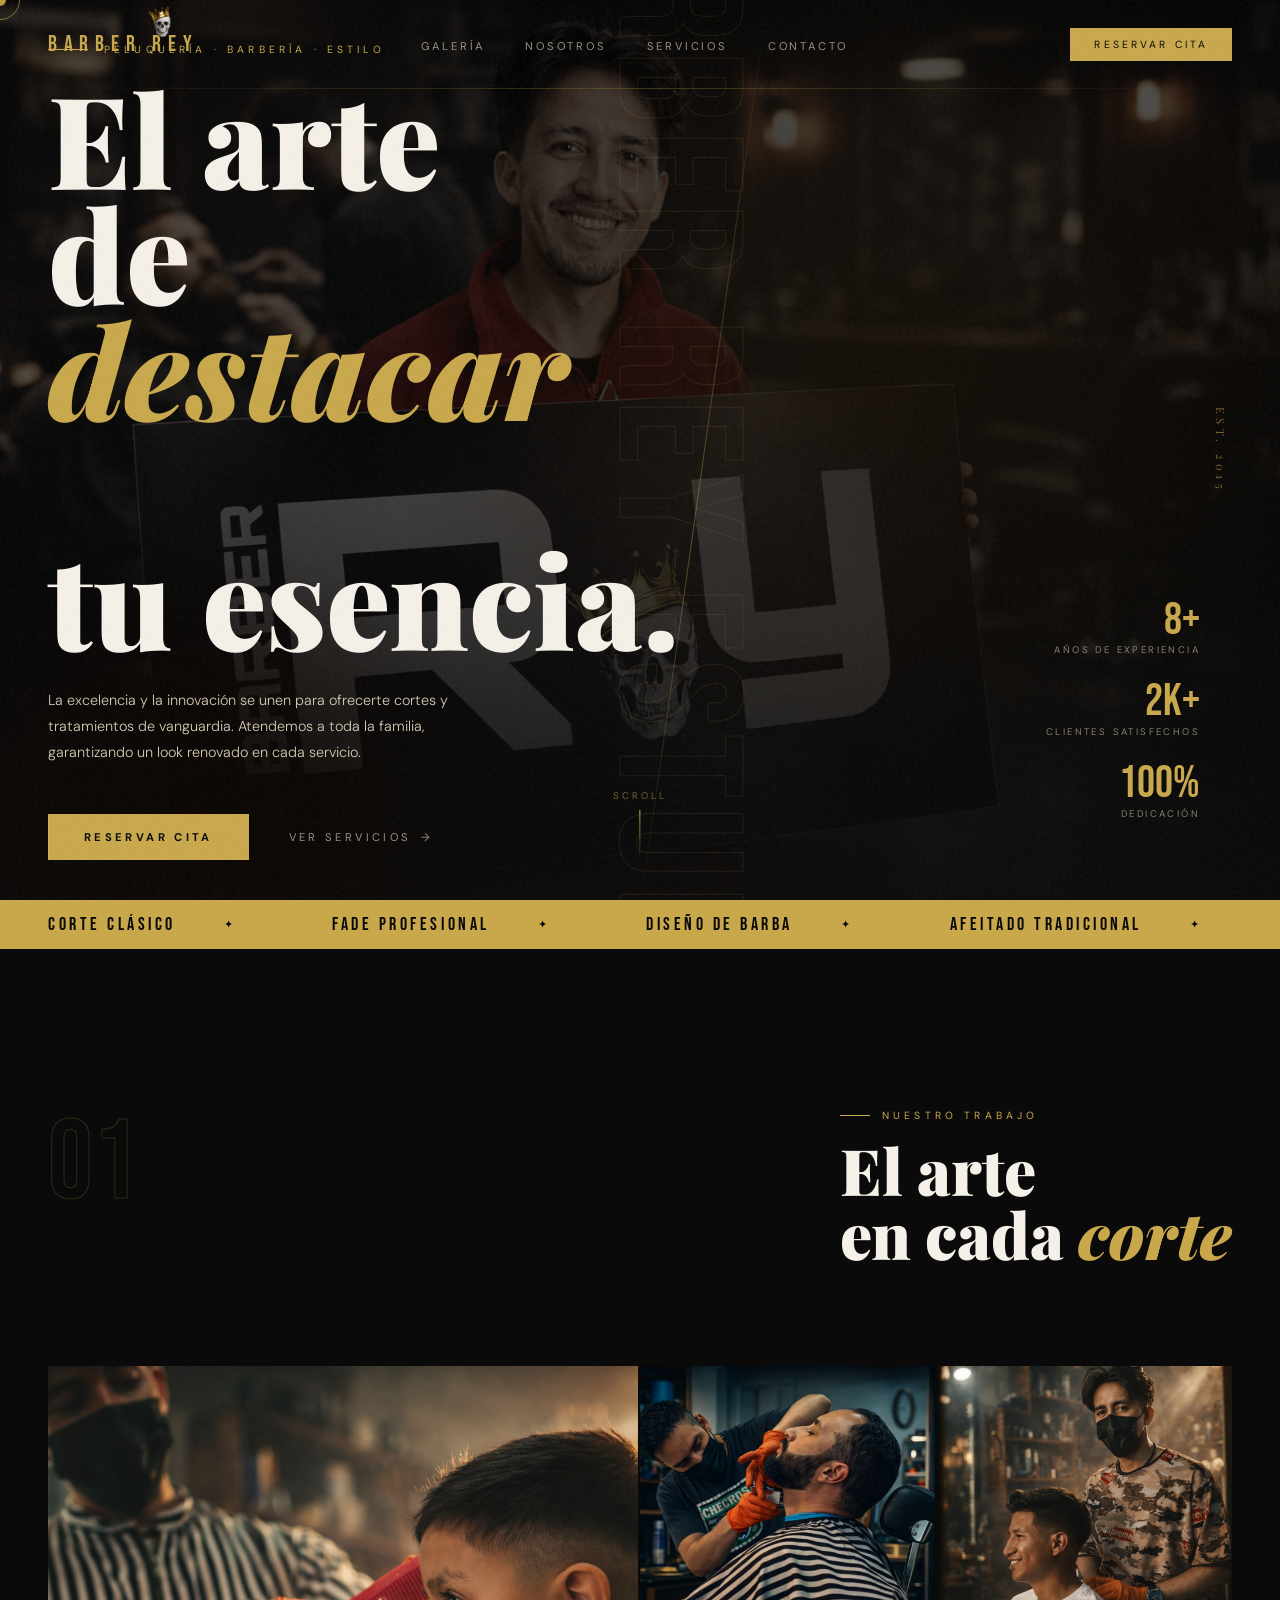
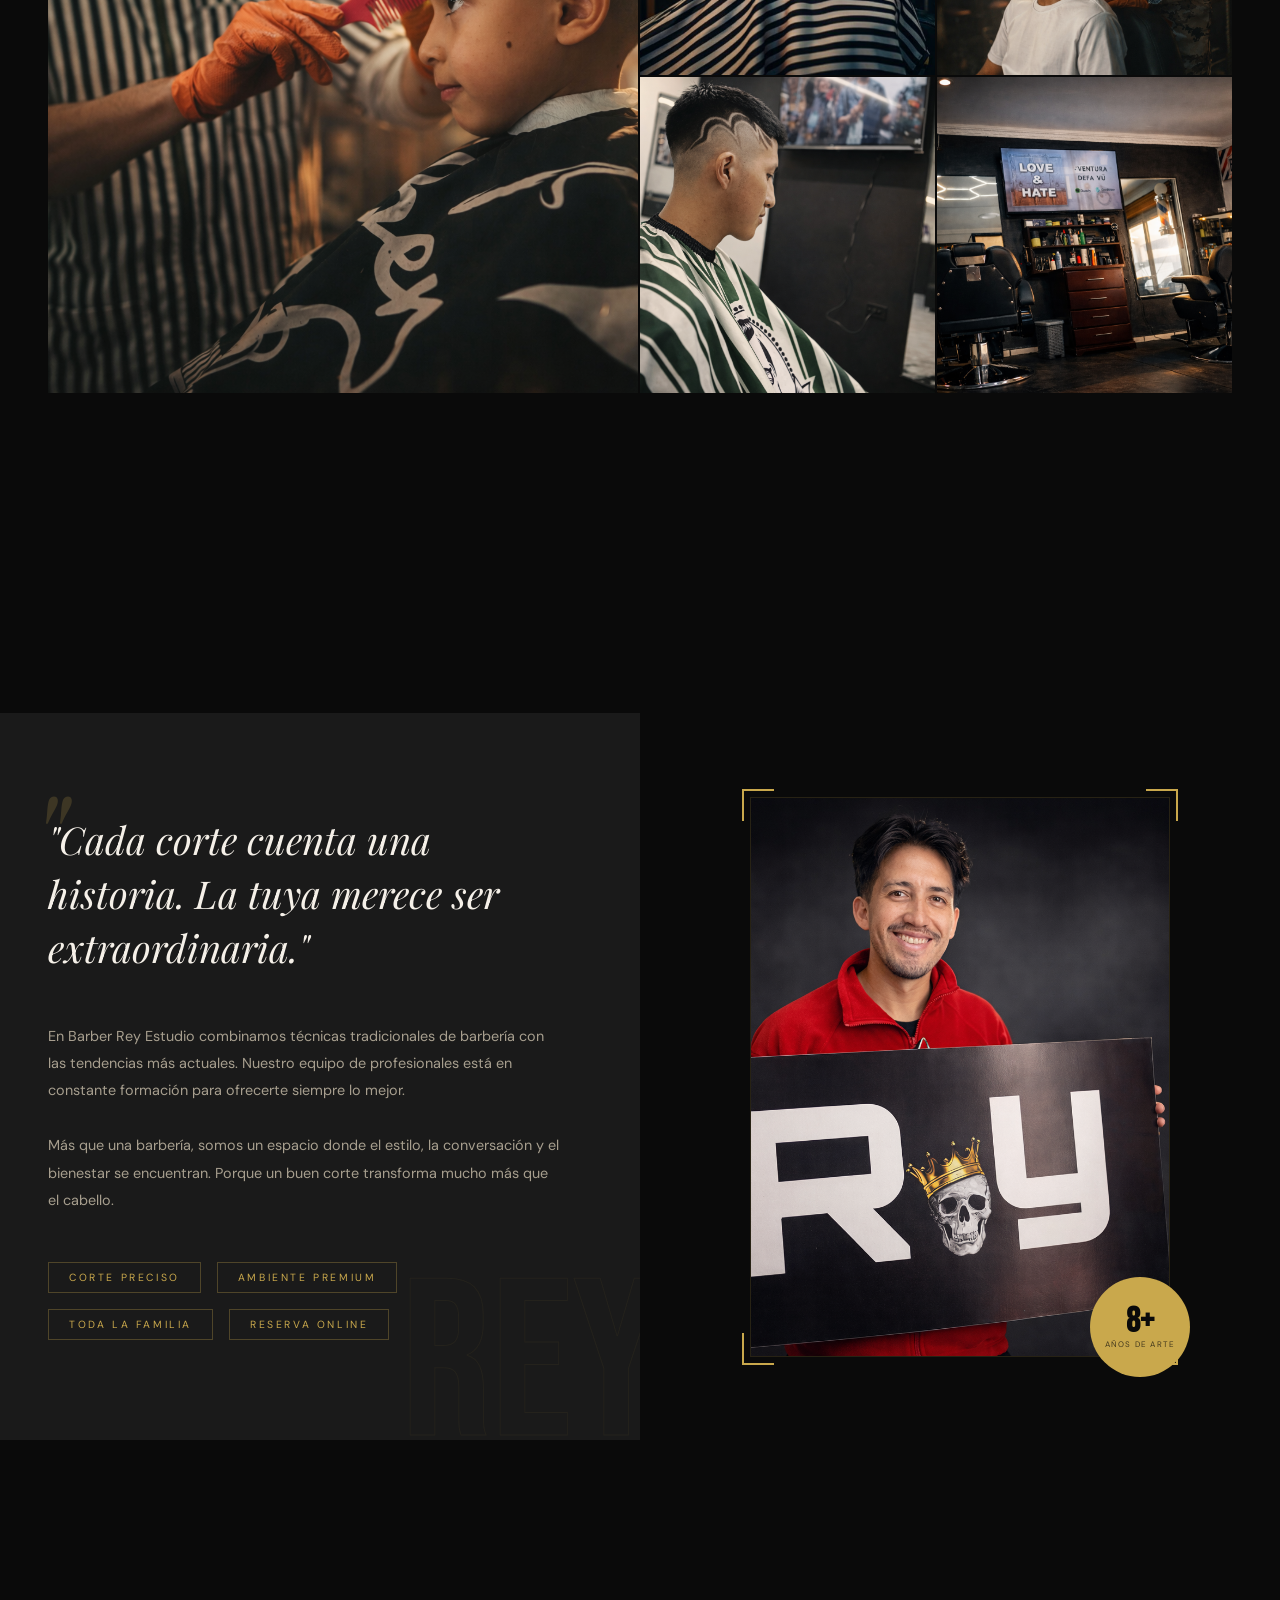
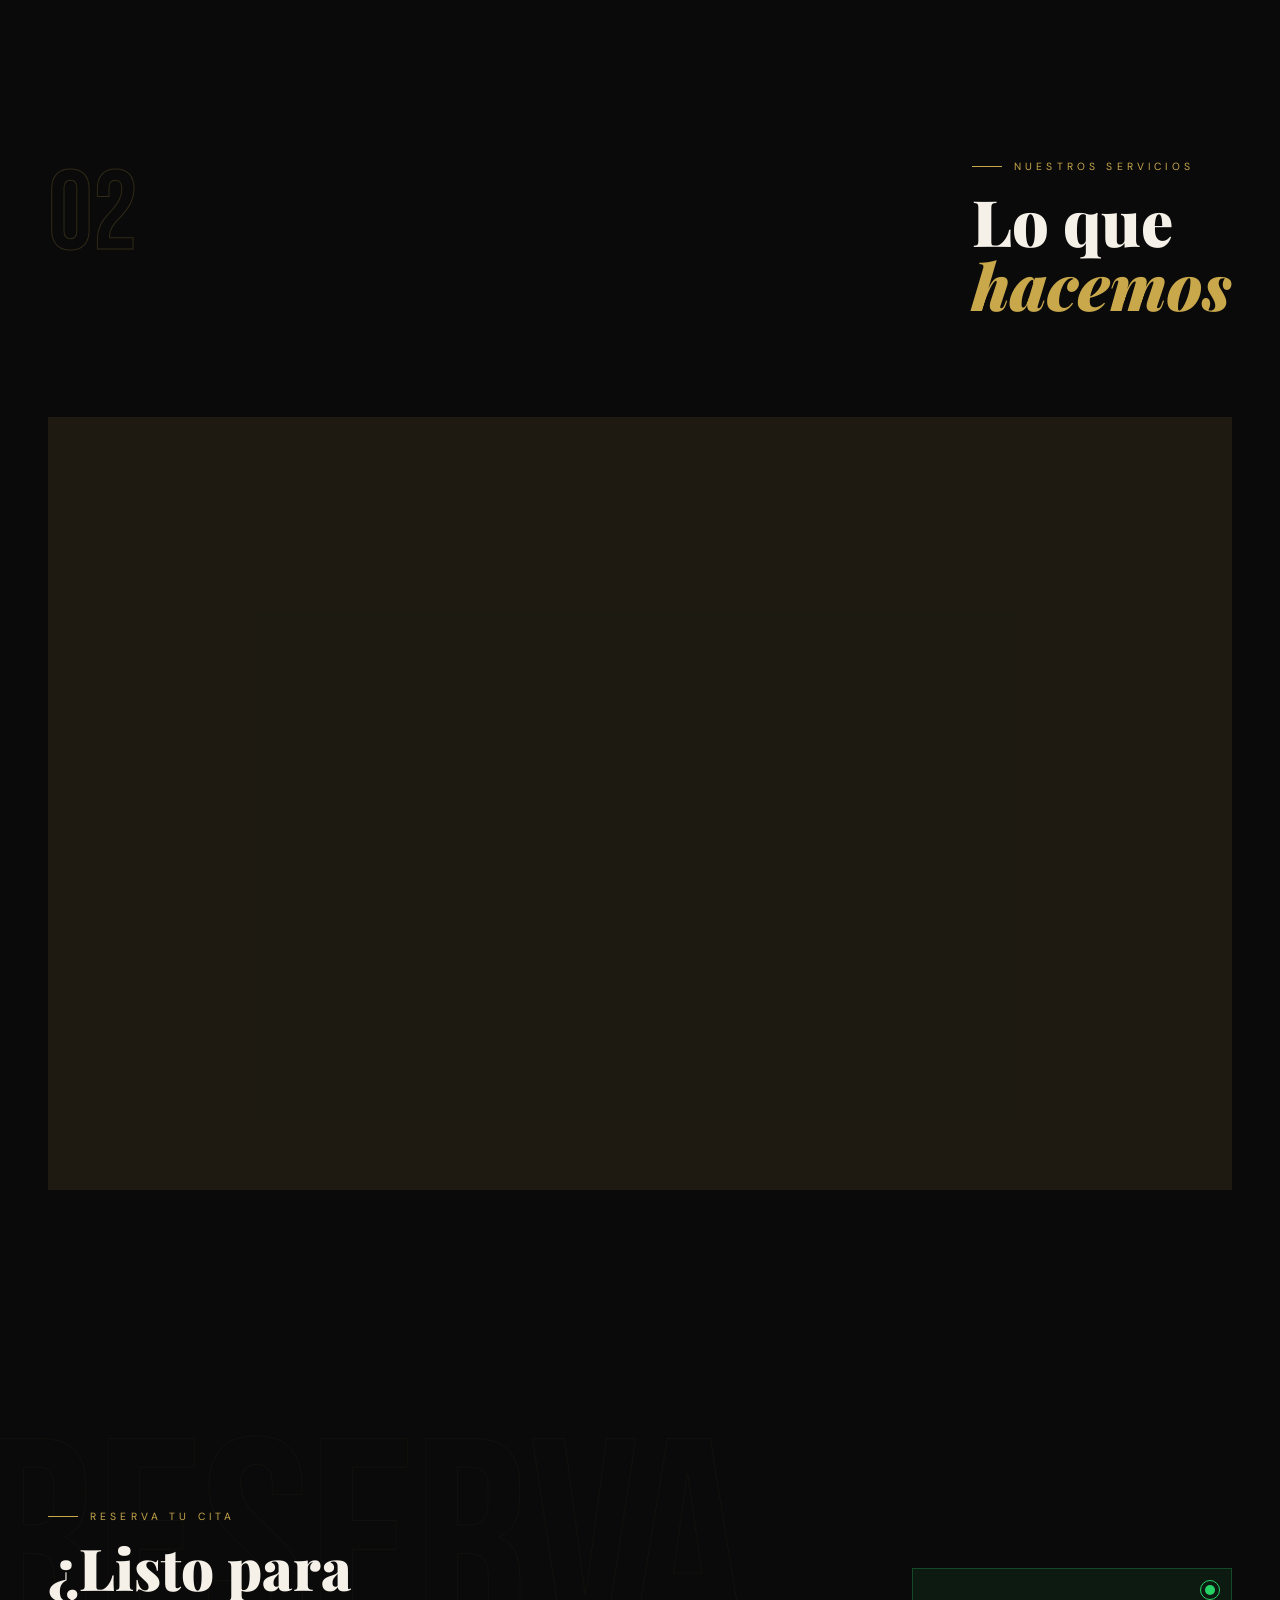
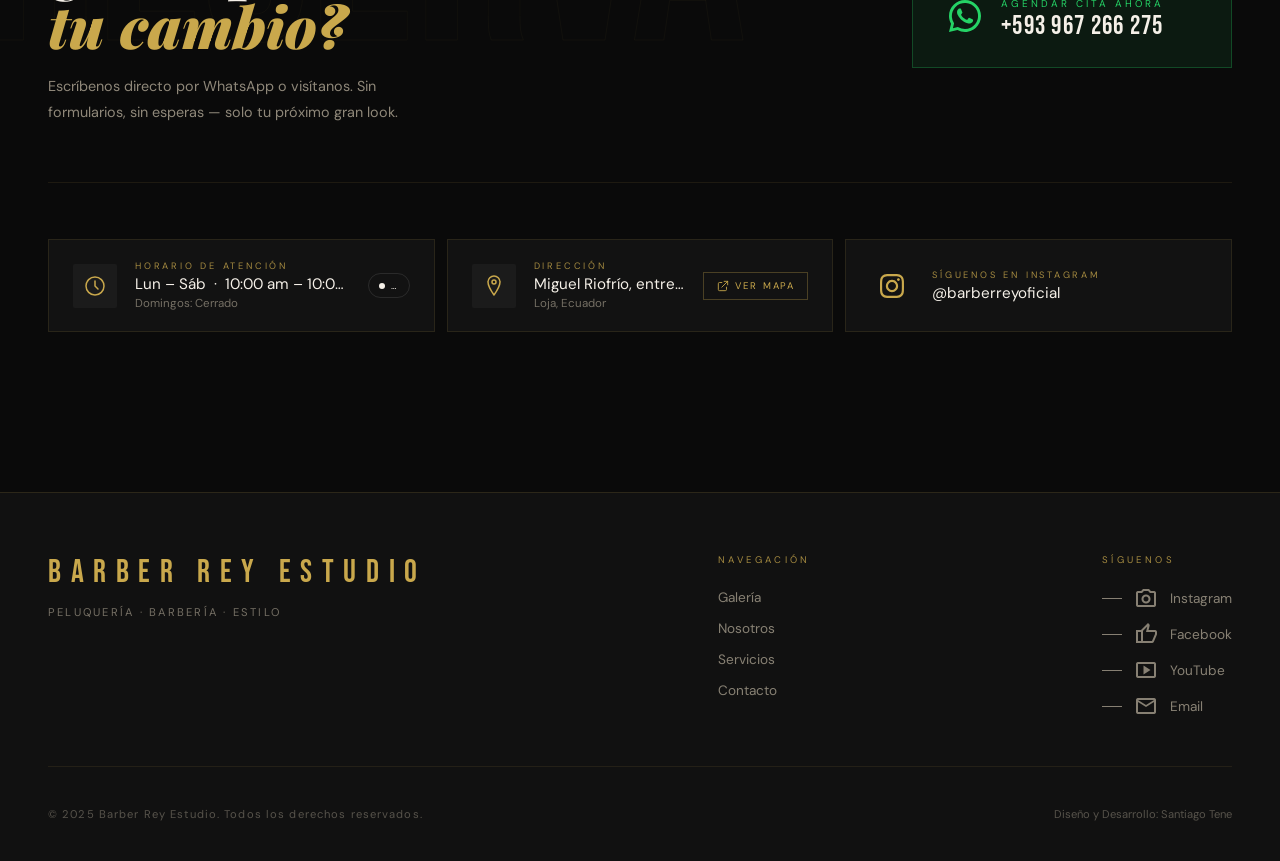
<file: index.html>
<!DOCTYPE html>
<html lang="es">

<head>
  <meta charset="UTF-8" />
  <meta name="viewport" content="width=device-width, initial-scale=1.0" />
  <title>Barber Rey Estudio</title>
  <link rel="preconnect" href="https://fonts.googleapis.com">
  <link rel="preconnect" href="https://fonts.gstatic.com" crossorigin>
  <link
    href="https://fonts.googleapis.com/css2?family=Playfair+Display:ital,wght@0,400;0,900;1,400;1,900&family=Bebas+Neue&family=DM+Sans:wght@300;400&display=swap"
    rel="stylesheet">
  <link rel="stylesheet" href="styles.css">
  <link href="https://fonts.googleapis.com/css2?family=Material+Symbols+Outlined" rel="stylesheet">
</head>

<body>

  <!-- Cursor -->
  <div class="cursor" id="cursor"></div>
  <div class="cursor-ring" id="cursorRing"></div>

  <!-- NAV -->
  <nav>
    <a href="#" class="nav-logo">
      Barber
      <span class="r-container">
        R
        <img src="img/icon.png" alt="icon" class="r-icon">
      </span>ey
    </a>
    <ul class="nav-links">
      <li><a href="#galeria">Galería</a></li>
      <li><a href="#experiencia">Nosotros</a></li>
      <li><a href="#servicios">Servicios</a></li>
      <li><a href="#contacto">Contacto</a></li>
    </ul>
    <a href="#contacto" class="nav-cta">Reservar cita</a>
    <button class="hamburger" id="hamburger" aria-label="Menú">
      <span></span><span></span><span></span>
    </button>
  </nav>

  <!-- MOBILE MENU -->
  <div class="mobile-menu" id="mobileMenu">
    <a href="#galeria" class="mobile-link">Galería</a>
    <a href="#experiencia" class="mobile-link">Nosotros</a>
    <a href="#servicios" class="mobile-link">Servicios</a>
    <a href="#contacto" class="mobile-link">Contacto</a>
    <a href="#contacto" class="mobile-link mobile-menu-cta">Reservar cita</a>
  </div>

  <!-- HERO -->
  <section id="hero">
    <!-- Imagen de fondo del hero -->
    <img class="hero-img" src="img/hero1.png" alt="Barbería interior" loading="eager" />
    <div class="hero-overlay"></div>
    <div class="hero-slash"></div>
    <div class="hero-vertical-text">BARBER REY ESTUDIO</div>
    <div class="hero-year">EST. 2015</div>

    <div class="hero-content">
      <div class="hero-eyebrow">
        <span>Peluquería · Barbería · Estilo</span>
      </div>
      <h1 class="hero-title">
        El arte<br>
        de <em>destacar</em><br>
        tu esencia.
      </h1>
      <p class="hero-sub">
        La excelencia y la innovación se unen para ofrecerte cortes y tratamientos de vanguardia. Atendemos a toda la
        familia, garantizando un look renovado en cada servicio.
      </p>
      <div class="hero-actions">
        <a href="#contacto" class="btn-primary"><span>Reservar cita</span></a>
        <a href="#servicios" class="btn-ghost">Ver servicios</a>
      </div>
    </div>

    <div class="hero-stats">
      <div class="stat-item">
        <div class="stat-num">8+</div>
        <div class="stat-label">Años de experiencia</div>
      </div>
      <div class="stat-item">
        <div class="stat-num">2K+</div>
        <div class="stat-label">Clientes satisfechos</div>
      </div>
      <div class="stat-item">
        <div class="stat-num">100%</div>
        <div class="stat-label">Dedicación</div>
      </div>
    </div>

    <div class="scroll-line"><span>Scroll</span></div>
  </section>

  <!-- MARQUEE -->
  <div class="marquee-wrap">
    <div class="marquee-track">
      <div class="marquee-item">CORTE CLÁSICO</div>
      <div class="marquee-item">FADE PROFESIONAL</div>
      <div class="marquee-item">DISEÑO DE BARBA</div>
      <div class="marquee-item">AFEITADO TRADICIONAL</div>
      <div class="marquee-item">SERVICIO FAMILIAR</div>
      <div class="marquee-item">CORTE CLÁSICO</div>
      <div class="marquee-item">FADE PROFESIONAL</div>
      <div class="marquee-item">DISEÑO DE BARBA</div>
      <div class="marquee-item">AFEITADO TRADICIONAL</div>
      <div class="marquee-item">SERVICIO FAMILIAR</div>
    </div>
  </div>
  <!-- GALERIA -->
  <section id="galeria">
    <div class="section-header">
      <div class="section-num">01</div>
      <div class="section-title-block">
        <div class="section-label">Nuestro trabajo</div>
        <h2 class="section-title">El arte<br>en cada <em>corte</em></h2>
      </div>
    </div>

    <div class="gallery-grid">

      <!-- Grande izquierda -->
      <div class="gallery-item">
        <img src="img/Barber1.png" alt="Fade clásico" loading="lazy" />
        <div class="gallery-overlay">
          <div class="gallery-overlay-text">Fade Clásico</div>
        </div>
      </div>

      <!-- Derecha arriba -->
      <div class="gallery-item">
        <img src="img/Barber4.png" alt="Diseño de barba" loading="lazy" />
        <div class="gallery-overlay">
          <div class="gallery-overlay-text">Diseño de Barba</div>
        </div>
      </div>

      <!-- Derecha abajo -->
      <div class="gallery-item">
        <img src="img/Barber2.2.png" alt="Corte moderno" loading="lazy" />
        <div class="gallery-overlay">
          <div class="gallery-overlay-text">Undercut Moderno</div>
        </div>
      </div>

      <!-- Fila inferior izquierda -->
      <div class="gallery-item">
        <img src="img/barber3_1´.png" alt="Afeitado con navaja" loading="lazy" />
        <div class="gallery-overlay">
          <div class="gallery-overlay-text">Afeitado Navaja</div>
        </div>
      </div>

      <!-- Fila inferior derecha -->
      <div class="gallery-item">
        <img src="img/estudio1-1.png" alt="Interior de la barbería" loading="lazy" />
        <div class="gallery-overlay">
          <div class="gallery-overlay-text">Nuestro Estudio</div>
        </div>
      </div>

    </div>
  </section>

  <!-- EXPERIENCIA / ABOUT -->
  <section id="experiencia">
    <div class="exp-left">
      <blockquote class="exp-quote">
        "Cada corte cuenta una historia. La tuya merece ser extraordinaria."
      </blockquote>
      <p class="exp-body">
        En Barber Rey Estudio combinamos técnicas tradicionales de barbería con las tendencias más actuales. Nuestro
        equipo de profesionales está en constante formación para ofrecerte siempre lo mejor.<br><br>
        Más que una barbería, somos un espacio donde el estilo, la conversación y el bienestar se encuentran. Porque un
        buen corte transforma mucho más que el cabello.
      </p>
      <div class="badge-row">
        <div class="badge">Corte Preciso</div>
        <div class="badge">Ambiente Premium</div>
        <div class="badge">Toda la Familia</div>
        <div class="badge">Reserva Online</div>
      </div>
    </div>
    <div class="exp-right">
      <div class="exp-image-frame">
        <div class="frame-corner tl"></div>
        <div class="frame-corner tr"></div>
        <div class="frame-corner bl"></div>
        <div class="frame-corner br"></div>
        <!-- Foto del barbero / local -->
        <img class="exp-photo" src="img/Josu_perfil2.png" alt="Barbero profesional" loading="lazy" />
        <div class="years-badge">
          <strong>8+</strong>
          <small>años de arte</small>
        </div>
      </div>
    </div>
  </section>

  <!-- SERVICIOS -->
  <section id="servicios">
    <div class="section-header">
      <div class="section-num">02</div>
      <div class="section-title-block">
        <div class="section-label">Nuestros servicios</div>
        <h2 class="section-title">Lo que<br><em>hacemos</em></h2>
      </div>
    </div>

    <div class="services-grid">
      <div class="service-card">
        <div class="service-number">01</div>
        <span class="service-icon">✂️</span>
        <div class="service-name">Corte Clásico</div>
        <p class="service-desc">Corte de cabello tradicional con acabados de precisión milimétrica. Para el hombre que
          sabe lo que quiere.</p>
        <div class="service-price">$5 <span>desde</span></div>
        <div class="service-line"></div>
      </div>
      <div class="service-card">
        <div class="service-number">02</div>
        <span class="service-icon">🪒</span>
        <div class="service-name">Fade & Degradado</div>
        <p class="service-desc">Transiciones perfectas de cero a infinito. Técnica moderna con máquinas de última
          generación.</p>
        <div class="service-price">$6 <span>desde</span></div>
        <div class="service-line"></div>
      </div>
      <div class="service-card">
        <div class="service-number">03</div>
        <span class="service-icon">🧔</span>
        <div class="service-name">Diseño de Barba</div>
        <p class="service-desc">Perfilado, arreglo y diseño de barba. Cada vello en su lugar, cada línea perfecta.</p>
        <div class="service-price">$4 <span>desde</span></div>
        <div class="service-line"></div>
      </div>
      <div class="service-card">
        <div class="service-number">04</div>
        <span class="service-icon">💆</span>
        <div class="service-name">Afeitado Navaja</div>
        <p class="service-desc">Ritual de afeitado clásico con navaja, toalla caliente y productos premium. Una
          experiencia única.</p>
        <div class="service-price">$8 <span>desde</span></div>
        <div class="service-line"></div>
      </div>
      <div class="service-card">
        <div class="service-number">05</div>
        <span class="service-icon">👨‍👦</span>
        <div class="service-name">Corte Infantil</div>
        <p class="service-desc">Para los más pequeños de la familia. Cortes divertidos y precisos en un ambiente
          tranquilo y amigable.</p>
        <div class="service-price">$5 <span>desde</span></div>
        <div class="service-line"></div>
      </div>
      <div class="service-card">
        <div class="service-number">06</div>
        <span class="service-icon">🧴</span>
        <div class="service-name">Tratamiento con Minoxidil</div>
        <p class="service-desc">
          Aplicación profesional de minoxidil para estimular el crecimiento de barba y cabello en hombres.
          Fortalece los folículos, mejora la densidad y ayuda a reducir la caída.
        </p>
        <div class="service-price">$20 <span>desde</span></div>
        <div class="service-line"></div>
      </div>
    </div>
  </section>

  <!-- CONTACTO -->
  <section id="contacto">
    <div class="contact-hero">
      <div class="contact-hero__text">
        <div class="section-label">Reserva tu cita</div>
        <h2 class="contact-hero__title">¿Listo para<br><em>tu cambio?</em></h2>
        <p class="contact-hero__desc">Escríbenos directo por WhatsApp o visítanos. Sin formularios, sin esperas — solo
          tu próximo gran look.</p>
      </div>

      <!-- CTA WhatsApp grande -->
      <a class="wsp-cta"
        href="https://api.whatsapp.com/send?phone=593967266275&text=Hola%2C%20mi%20nombre%20es%20_____%20y%20quisiera%20agendar%20una%20cita%20en%20Barber%20Rey.%20%C2%BFMe%20podr%C3%ADan%20indicar%20la%20disponibilidad%2C%20por%20favor%3F"
        target="_blank" rel="noopener">
        <div class="wsp-cta__icon">
          <svg viewBox="0 0 24 24" fill="currentColor" width="32" height="32">
            <path
              d="M17.472 14.382c-.297-.149-1.758-.867-2.03-.967-.273-.099-.471-.148-.67.15-.197.297-.767.966-.94 1.164-.173.199-.347.223-.644.075-.297-.15-1.255-.463-2.39-1.475-.883-.788-1.48-1.761-1.653-2.059-.173-.297-.018-.458.13-.606.134-.133.298-.347.446-.52.149-.174.198-.298.298-.497.099-.198.05-.371-.025-.52-.075-.149-.669-1.612-.916-2.207-.242-.579-.487-.5-.669-.51-.173-.008-.371-.01-.57-.01-.198 0-.52.074-.792.372-.272.297-1.04 1.016-1.04 2.479 0 1.462 1.065 2.875 1.213 3.074.149.198 2.096 3.2 5.077 4.487.709.306 1.262.489 1.694.625.712.227 1.36.195 1.871.118.571-.085 1.758-.719 2.006-1.413.248-.694.248-1.289.173-1.413-.074-.124-.272-.198-.57-.347z" />
            <path
              d="M12 0C5.373 0 0 5.373 0 12c0 2.127.558 4.126 1.528 5.855L0 24l6.335-1.508A11.945 11.945 0 0012 24c6.627 0 12-5.373 12-12S18.627 0 12 0zm0 21.818a9.818 9.818 0 01-5.002-1.368l-.358-.213-3.722.885.916-3.619-.234-.371A9.818 9.818 0 1112 21.818z" />
          </svg>
        </div>
        <div class="wsp-cta__text">
          <span class="wsp-cta__label">Agendar cita ahora</span>
          <span class="wsp-cta__num">+593 967 266 275</span>
        </div>
        <div class="wsp-cta__ring"></div>
      </a>
    </div>

    <!-- Grid de info -->
    <div class="contact-info-grid">

      <!-- Horario -->
      <div class="contact-card contact-card--hours">
        <div class="contact-card__icon">
          <svg viewBox="0 0 24 24" fill="none" stroke="currentColor" stroke-width="1.5" width="24" height="24">
            <circle cx="12" cy="12" r="9" />
            <path stroke-linecap="round" d="M12 7v5l3 3" />
          </svg>
        </div>
        <div class="contact-card__body">
          <span class="contact-card__label">Horario de atención</span>
          <span class="contact-card__value">Lun – Sáb &nbsp;·&nbsp; 10:00 am – 10:00 pm</span>
          <span class="contact-card__sub">Domingos: Cerrado</span>
        </div>
        <div class="status-badge" id="statusBadge">
          <span class="status-dot" id="statusDot"></span>
          <span class="status-text" id="statusText">…</span>
        </div>
      </div>

      <!-- Dirección -->
      <div class="contact-card contact-card--address">
        <div class="contact-card__icon">
          <svg viewBox="0 0 24 24" fill="none" stroke="currentColor" stroke-width="1.5" width="24" height="24">
            <path stroke-linecap="round" stroke-linejoin="round"
              d="M12 2C8.686 2 6 4.686 6 8c0 4.5 6 13 6 13s6-8.5 6-13c0-3.314-2.686-6-6-6z" />
            <circle cx="12" cy="8" r="2" />
          </svg>
        </div>
        <div class="contact-card__body">
          <span class="contact-card__label">Dirección</span>
          <span class="contact-card__value">Miguel Riofrío, entre Lauro Guerrero y Ramón Pinto</span>
          <span class="contact-card__sub">Loja, Ecuador</span>
        </div>
        <a class="map-btn" href="https://maps.google.com/?q=Barber+Rey+Loja+Ecuador+Miguel+Riofrio" target="_blank"
          rel="noopener">
          <svg viewBox="0 0 24 24" fill="none" stroke="currentColor" stroke-width="1.5" width="14" height="14">
            <path stroke-linecap="round" stroke-linejoin="round"
              d="M10 6H6a2 2 0 00-2 2v10a2 2 0 002 2h10a2 2 0 002-2v-4M14 4h6m0 0v6m0-6L10 14" />
          </svg>
          Ver mapa
        </a>
      </div>

      <!-- Instagram -->
      <a class="contact-card contact-card--instagram" href="https://www.instagram.com/barberreyoficial" target="_blank"
        rel="noopener">
        <div class="contact-card__icon">
          <svg viewBox="0 0 24 24" fill="currentColor" width="24" height="24">
            <path
              d="M12 2.163c3.204 0 3.584.012 4.85.07 3.252.148 4.771 1.691 4.919 4.919.058 1.265.069 1.645.069 4.849 0 3.205-.012 3.584-.069 4.849-.149 3.225-1.664 4.771-4.919 4.919-1.266.058-1.644.07-4.85.07-3.204 0-3.584-.012-4.849-.07-3.26-.149-4.771-1.699-4.919-4.92-.058-1.265-.07-1.644-.07-4.849 0-3.204.013-3.583.07-4.849.149-3.227 1.664-4.771 4.919-4.919 1.266-.057 1.645-.069 4.849-.069zm0-2.163c-3.259 0-3.667.014-4.947.072-4.358.2-6.78 2.618-6.98 6.98-.059 1.281-.073 1.689-.073 4.948 0 3.259.014 3.668.072 4.948.2 4.358 2.618 6.78 6.98 6.98 1.281.058 1.689.072 4.948.072 3.259 0 3.668-.014 4.948-.072 4.354-.2 6.782-2.618 6.979-6.98.059-1.28.073-1.689.073-4.948 0-3.259-.014-3.667-.072-4.947-.196-4.354-2.617-6.78-6.979-6.98-1.281-.059-1.69-.073-4.949-.073zm0 5.838c-3.403 0-6.162 2.759-6.162 6.162s2.759 6.163 6.162 6.163 6.162-2.759 6.162-6.163c0-3.403-2.759-6.162-6.162-6.162zm0 10.162c-2.209 0-4-1.79-4-4 0-2.209 1.791-4 4-4s4 1.791 4 4c0 2.21-1.791 4-4 4zm6.406-11.845c-.796 0-1.441.645-1.441 1.44s.645 1.44 1.441 1.44c.795 0 1.439-.645 1.439-1.44s-.644-1.44-1.439-1.44z" />
          </svg>
        </div>
        <div class="contact-card__body">
          <span class="contact-card__label">Síguenos en Instagram</span>
          <span class="contact-card__value">@barberreyoficial</span>
        </div>
        <span class="contact-card__arrow">→</span>
      </a>

    </div>
  </section>

  <!-- FOOTER -->
  <footer>
    <div class="footer-top">
      <div class="footer-brand">
        <span class="footer-logo">Barber Rey Estudio</span>
        <span class="footer-tagline">Peluquería · Barbería · Estilo</span>
      </div>
      <div>
        <div class="footer-nav-title">Navegación</div>
        <ul class="footer-links">
          <li><a href="#galeria">Galería</a></li>
          <li><a href="#experiencia">Nosotros</a></li>
          <li><a href="#servicios">Servicios</a></li>
          <li><a href="#contacto">Contacto</a></li>
        </ul>
      </div>
      <div>
        <div class="footer-nav-title">Síguenos</div>
        <div class="footer-social">

          <a href="https://www.instagram.com/barberreyoficial/" class="social-link" target="_blank"
            rel="noopener noreferrer">
            <span class="material-symbols-outlined">photo_camera</span>
            Instagram
          </a>

          <a href="https://www.facebook.com/Barberreyoficial" class="social-link" target="_blank"
            rel="noopener noreferrer">
            <span class="material-symbols-outlined">thumb_up</span>
            Facebook
          </a>

          <a href="https://www.youtube.com/@josuebarberrey" class="social-link" target="_blank"
            rel="noopener noreferrer">
            <span class="material-symbols-outlined">smart_display</span>
            YouTube
          </a>

          <a href="mailto:josuebarberey@gmail.com" class="social-link">
            <span class="material-symbols-outlined">mail</span>
            Email
          </a>

        </div>
      </div>
    </div>
    <div class="footer-bottom">
      <span class="footer-copy">© 2025 Barber Rey Estudio. Todos los derechos reservados.</span>
      <span class="footer-made">Diseño y Desarrollo: Santiago Tene</span>
    </div>
  </footer>

  <script src="main.js"></script>
</body>

</html>
</file>
<file: styles.css>
/* =============================================
   BARBER REY ESTUDIO — Stylesheet
   ============================================= */

*, *::before, *::after { margin: 0; padding: 0; box-sizing: border-box; }

:root {
  --black: #0a0a0a;
  --carbon: #111111;
  --charcoal: #1a1a1a;
  --gold: #c9a84c;
  --gold-light: #e8c97a;
  --gold-muted: #7a6130;
  --white: #f5f0e8;
  --cream: #d6cbb5;
  --red: #8b1a1a;
}

html { scroll-behavior: smooth; }

body {
  background: var(--black);
  color: var(--white);
  font-family: 'DM Sans', sans-serif;
  overflow-x: hidden;
  cursor: none;
}

/* ===================== CUSTOM CURSOR ===================== */
.cursor {
  position: fixed;
  width: 12px; height: 12px;
  background: var(--gold);
  border-radius: 50%;
  pointer-events: none;
  z-index: 9999;
  transform: translate(-50%, -50%);
  transition: transform 0.1s, width 0.3s, height 0.3s, background 0.3s;
  mix-blend-mode: difference;
}
.cursor-ring {
  position: fixed;
  width: 40px; height: 40px;
  border: 1px solid var(--gold);
  border-radius: 50%;
  pointer-events: none;
  z-index: 9998;
  transform: translate(-50%, -50%);
  transition: all 0.15s ease;
  opacity: 0.6;
}
body:hover .cursor { opacity: 1; }

/* ===================== GRAIN OVERLAY ===================== */
body::before {
  content: '';
  position: fixed;
  inset: 0;
  background-image: url("data:image/svg+xml,%3Csvg viewBox='0 0 256 256' xmlns='http://www.w3.org/2000/svg'%3E%3Cfilter id='noise'%3E%3CfeTurbulence type='fractalNoise' baseFrequency='0.9' numOctaves='4' stitchTiles='stitch'/%3E%3C/filter%3E%3Crect width='100%25' height='100%25' filter='url(%23noise)' opacity='1'/%3E%3C/svg%3E");
  opacity: 0.04;
  pointer-events: none;
  z-index: 9990;
}

/* ===================== NAV ===================== */
nav {
  position: fixed;
  top: 0; left: 0; right: 0;
  z-index: 1000;
  display: flex;
  align-items: center;
  justify-content: space-between;
  padding: 28px 48px;
  mix-blend-mode: normal;
  transition: padding 0.3s, background 0.3s;
}
nav::after {
  content: '';
  position: absolute;
  bottom: 0; left: 48px; right: 48px;
  height: 1px;
  background: linear-gradient(90deg, transparent, var(--gold-muted), transparent);
  opacity: 0.5;
}

.nav-logo {
  font-family: 'Bebas Neue', sans-serif;
  font-size: 1.4rem;
  letter-spacing: 0.3em;
  color: var(--gold);
  text-decoration: none;
  position: relative;
}

/*===========================LOGO NAV CALA======================*/
.r-container {
  position: relative;
  display: inline-block;
}

.r-icon {
  position: absolute;
  width: 30px; /* ajusta según diseño */
  top: -30px;  /* sube el icono */
  left: 55%;
  transform: translateX(-50%);
  pointer-events: none;
}
/*=====================*/


.nav-links {
  display: flex;
  gap: 40px;
  list-style: none;
}
.nav-links a {
  font-size: 0.7rem;
  letter-spacing: 0.25em;
  text-transform: uppercase;
  color: var(--cream);
  text-decoration: none;
  position: relative;
  opacity: 0.7;
  transition: opacity 0.3s;
}
.nav-links a::after {
  content: '';
  position: absolute;
  bottom: -4px; left: 0;
  width: 0; height: 1px;
  background: var(--gold);
  transition: width 0.3s;
}
.nav-links a:hover { opacity: 1; }
.nav-links a:hover::after { width: 100%; }

.nav-cta {
  font-size: 0.65rem;
  letter-spacing: 0.3em;
  text-transform: uppercase;
  color: var(--black);
  background: var(--gold);
  padding: 10px 24px;
  text-decoration: none;
  transition: background 0.3s;
}
.nav-cta:hover { background: var(--gold-light); }

/* Hamburger oculto en desktop */
.hamburger { display: none; }
.mobile-menu { display: none; }

/* ===================== HERO ===================== */
#hero {
  position: relative;
  height: 100vh;
  min-height: 700px;
  display: flex;
  align-items: flex-end;
  padding: 0 48px 40px;
  overflow: hidden;
}

.hero-img {
  position: absolute;
  inset: 0;
  width: 100%;
  height: 100%;
  object-fit: cover;
  object-position: center;
  filter: brightness(0.35) saturate(0.6);
}

.hero-overlay {
  position: absolute;
  inset: 0;
  background:
    radial-gradient(ellipse 70% 80% at 70% 40%, rgba(26,17,8,0.7) 0%, transparent 60%),
    radial-gradient(ellipse 50% 60% at 15% 90%, rgba(13,5,0,0.8) 0%, transparent 50%),
    linear-gradient(to top, rgba(10,10,10,0.9) 0%, transparent 60%);
}

.hero-vertical-text {
  position: absolute;
  right: -30px;
  top: 50%;
  transform: translateY(-50%) rotate(90deg);
  font-family: 'Bebas Neue', sans-serif;
  font-size: 11rem;
  color: transparent;
  -webkit-text-stroke: 1px rgba(201,168,76,0.12);
  letter-spacing: 0.05em;
  white-space: nowrap;
  pointer-events: none;
  user-select: none;
}

.hero-slash {
  position: absolute;
  top: 0; left: 55%;
  width: 1px;
  height: 100%;
  background: linear-gradient(180deg, transparent 0%, var(--gold-muted) 30%, var(--gold) 60%, transparent 100%);
  transform: skewX(-8deg);
  opacity: 0.4;
}

.hero-year {
  position: absolute;
  top: 50%;
  right: 52px;
  transform: translateY(-50%);
  font-family: 'Playfair Display', serif;
  font-size: 0.7rem;
  letter-spacing: 0.4em;
  color: var(--gold-muted);
  writing-mode: vertical-rl;
}

.scroll-line {
  position: absolute;
  bottom: 40px;
  left: 50%;
  transform: translateX(-50%);
  display: flex;
  flex-direction: column;
  align-items: center;
  gap: 8px;
}
.scroll-line span {
  font-size: 0.6rem;
  letter-spacing: 0.3em;
  text-transform: uppercase;
  color: var(--gold-muted);
}
.scroll-line::after {
  content: '';
  width: 1px;
  height: 50px;
  background: linear-gradient(180deg, var(--gold) 0%, transparent 100%);
  animation: scrollPulse 2s infinite;
}
@keyframes scrollPulse {
  0%, 100% { opacity: 0.3; transform: scaleY(1); }
  50% { opacity: 1; transform: scaleY(1.2); }
}

.hero-content {
  position: relative;
  z-index: 2;
  max-width: 900px;
}

.hero-eyebrow {
  display: flex;
  align-items: center;
  gap: 16px;
  margin-bottom: 24px;
  opacity: 0;
  animation: fadeUp 1s 0.3s forwards;
}
.hero-eyebrow::before {
  content: '';
  width: 40px; height: 1px;
  background: var(--gold);
}
.hero-eyebrow span {
  font-size: 0.65rem;
  letter-spacing: 0.4em;
  text-transform: uppercase;
  color: var(--gold);
}

.hero-title {
  font-family: 'Playfair Display', serif;
  font-size: clamp(4rem, 10vw, 9rem);
  font-weight: 900;
  line-height: 0.9;
  color: var(--white);
  opacity: 0;
  animation: fadeUp 1s 0.5s forwards;
}
.hero-title em {
  font-style: italic;
  color: var(--gold);
  display: block;
}

.hero-sub {
  margin-top: 32px;
  max-width: 420px;
  font-size: 0.9rem;
  font-weight: 300;
  line-height: 1.8;
  color: var(--cream);
  opacity: 0;
  animation: fadeUp 1s 0.7s forwards;
}

.hero-actions {
  margin-top: 48px;
  display: flex;
  align-items: center;
  gap: 40px;
  opacity: 0;
  animation: fadeUp 1s 0.9s forwards;
}

.btn-primary {
  display: inline-flex;
  align-items: center;
  gap: 12px;
  background: var(--gold);
  color: var(--black);
  text-decoration: none;
  padding: 16px 36px;
  font-size: 0.7rem;
  font-weight: 700;
  letter-spacing: 0.3em;
  text-transform: uppercase;
  transition: all 0.3s;
  position: relative;
  overflow: hidden;
}
.btn-primary::before {
  content: '';
  position: absolute;
  inset: 0;
  background: var(--gold-light);
  transform: translateX(-100%);
  transition: transform 0.3s;
}
.btn-primary:hover::before { transform: translateX(0); }
.btn-primary span { position: relative; }

.btn-ghost {
  font-size: 0.7rem;
  letter-spacing: 0.3em;
  text-transform: uppercase;
  color: var(--cream);
  text-decoration: none;
  opacity: 0.7;
  transition: opacity 0.3s;
  display: flex;
  align-items: center;
  gap: 10px;
}
.btn-ghost::after {
  content: '→';
  transition: transform 0.3s;
}
.btn-ghost:hover { opacity: 1; }
.btn-ghost:hover::after { transform: translateX(6px); }

.hero-stats {
  position: absolute;
  bottom: 80px;
  right: 80px;
  display: flex;
  flex-direction: column;
  gap: 24px;
  opacity: 0;
  animation: fadeLeft 1s 1.1s forwards;
}
.stat-item { text-align: right; }
.stat-num {
  font-family: 'Bebas Neue', sans-serif;
  font-size: 2.8rem;
  color: var(--gold);
  line-height: 1;
}
.stat-label {
  font-size: 0.6rem;
  letter-spacing: 0.25em;
  text-transform: uppercase;
  color: var(--cream);
  opacity: 0.6;
}

@keyframes fadeUp {
  from { opacity: 0; transform: translateY(40px); }
  to { opacity: 1; transform: translateY(0); }
}
@keyframes fadeLeft {
  from { opacity: 0; transform: translateX(30px); }
  to { opacity: 1; transform: translateX(0); }
}

/* ===================== MARQUEE ===================== */
.marquee-wrap {
  overflow: hidden;
  background: var(--gold);
  padding: 14px 0;
  position: relative;
}
.marquee-track {
  display: flex;
  white-space: nowrap;
  animation: marquee 20s linear infinite;
}
.marquee-item {
  font-family: 'Bebas Neue', sans-serif;
  font-size: 1.1rem;
  letter-spacing: 0.2em;
  color: var(--black);
  padding: 0 48px;
  display: flex;
  align-items: center;
  gap: 48px;
}
.marquee-item::after {
  content: '✦';
  font-size: 0.7rem;
}
@keyframes marquee {
  from { transform: translateX(0); }
  to { transform: translateX(-50%); }
}

/* ===================== SERVICIOS ===================== */
#servicios {
  padding: 160px 48px;
  position: relative;
}

.section-header {
  display: flex;
  align-items: flex-start;
  justify-content: space-between;
  margin-bottom: 100px;
}

.section-num {
  font-family: 'Bebas Neue', sans-serif;
  font-size: 7rem;
  color: transparent;
  -webkit-text-stroke: 1px rgba(201,168,76,0.2);
  line-height: 1;
  user-select: none;
}

.section-label {
  font-size: 0.65rem;
  letter-spacing: 0.4em;
  text-transform: uppercase;
  color: var(--gold);
  display: flex;
  align-items: center;
  gap: 12px;
  margin-bottom: 16px;
}
.section-label::before {
  content: '';
  width: 30px; height: 1px;
  background: var(--gold);
}
.section-title {
  font-family: 'Playfair Display', serif;
  font-size: clamp(2.5rem, 5vw, 4.5rem);
  font-weight: 900;
  line-height: 1;
}
.section-title em {
  font-style: italic;
  color: var(--gold);
}

.services-grid {
  display: grid;
  grid-template-columns: repeat(3, 1fr);
  gap: 1px;
  background: rgba(201,168,76,0.1);
}

.service-card {
  background: var(--carbon);
  padding: 52px 44px;
  position: relative;
  overflow: hidden;
  transition: background 0.4s;
}
.service-card::before {
  content: '';
  position: absolute;
  top: 0; left: 0;
  width: 100%; height: 0;
  background: linear-gradient(180deg, rgba(201,168,76,0.06) 0%, transparent 100%);
  transition: height 0.4s;
}
.service-card:hover { background: #141410; }
.service-card:hover::before { height: 100%; }

.service-number {
  font-family: 'Bebas Neue', sans-serif;
  font-size: 5rem;
  color: transparent;
  -webkit-text-stroke: 1px rgba(201,168,76,0.15);
  position: absolute;
  top: 20px; right: 28px;
  line-height: 1;
}

.service-icon {
  font-size: 2rem;
  margin-bottom: 28px;
  display: block;
}

.service-name {
  font-family: 'Playfair Display', serif;
  font-size: 1.6rem;
  font-weight: 900;
  margin-bottom: 16px;
  line-height: 1.1;
}

.service-desc {
  font-size: 0.82rem;
  line-height: 1.8;
  color: var(--cream);
  opacity: 0.7;
  margin-bottom: 32px;
}

.service-price {
  font-family: 'Bebas Neue', sans-serif;
  font-size: 2rem;
  color: var(--gold);
  letter-spacing: 0.05em;
}
.service-price span {
  font-family: 'DM Sans', sans-serif;
  font-size: 0.65rem;
  letter-spacing: 0.2em;
  text-transform: uppercase;
  color: var(--cream);
  opacity: 0.5;
  vertical-align: middle;
  margin-left: 6px;
}

.service-line {
  position: absolute;
  bottom: 0; left: 44px;
  width: 0; height: 2px;
  background: var(--gold);
  transition: width 0.4s;
}
.service-card:hover .service-line { width: calc(100% - 88px); }

/* ===================== EXPERIENCIA / ABOUT ===================== */
#experiencia {
  padding: 160px 0;
  display: grid;
  grid-template-columns: 1fr 1fr;
  min-height: 700px;
  position: relative;
}

.exp-left {
  background: var(--charcoal);
  padding: 100px 80px 100px 48px;
  position: relative;
  overflow: hidden;
}
.exp-left::before {
  content: 'REY';
  position: absolute;
  bottom: -40px;
  right: -20px;
  font-family: 'Bebas Neue', sans-serif;
  font-size: 14rem;
  color: transparent;
  -webkit-text-stroke: 1px rgba(201,168,76,0.06);
  line-height: 1;
  pointer-events: none;
}

.exp-quote {
  font-family: 'Playfair Display', serif;
  font-size: clamp(1.6rem, 3vw, 2.8rem);
  font-style: italic;
  font-weight: 400;
  line-height: 1.4;
  color: var(--white);
  margin-bottom: 48px;
  position: relative;
}
.exp-quote::before {
  content: '"';
  font-size: 8rem;
  color: var(--gold);
  opacity: 0.2;
  position: absolute;
  top: -40px;
  left: -20px;
  line-height: 1;
  font-family: 'Playfair Display', serif;
}

.exp-body {
  font-size: 0.9rem;
  line-height: 1.9;
  color: var(--cream);
  opacity: 0.75;
  margin-bottom: 48px;
}

.badge-row {
  display: flex;
  gap: 16px;
  flex-wrap: wrap;
}
.badge {
  border: 1px solid rgba(201,168,76,0.3);
  padding: 8px 20px;
  font-size: 0.65rem;
  letter-spacing: 0.25em;
  text-transform: uppercase;
  color: var(--gold);
}

.exp-right {
  position: relative;
  background: var(--black);
  display: flex;
  align-items: center;
  justify-content: center;
  padding: 80px;
}

.exp-image-frame {
  width: 100%;
  max-width: 420px;
  aspect-ratio: 3/4;
  position: relative;
}
.exp-photo {
  position: absolute;
  inset: 0;
  width: 100%;
  height: 100%;
  object-fit: cover;
  object-position: center top;
  border: 1px solid rgba(201,168,76,0.15);
  display: block;
}

.frame-corner {
  position: absolute;
  width: 32px; height: 32px;
  border-color: var(--gold);
  border-style: solid;
}
.frame-corner.tl { top: -8px; left: -8px; border-width: 2px 0 0 2px; }
.frame-corner.tr { top: -8px; right: -8px; border-width: 2px 2px 0 0; }
.frame-corner.bl { bottom: -8px; left: -8px; border-width: 0 0 2px 2px; }
.frame-corner.br { bottom: -8px; right: -8px; border-width: 0 2px 2px 0; }

/* exp image inner removed — using real photo */

.years-badge {
  position: absolute;
  bottom: -20px;
  right: -20px;
  width: 100px;
  height: 100px;
  background: var(--gold);
  border-radius: 50%;
  display: flex;
  flex-direction: column;
  align-items: center;
  justify-content: center;
}
.years-badge strong {
  font-family: 'Bebas Neue', sans-serif;
  font-size: 2.2rem;
  color: var(--black);
  line-height: 1;
}
.years-badge small {
  font-size: 0.5rem;
  letter-spacing: 0.15em;
  text-transform: uppercase;
  color: var(--black);
  opacity: 0.7;
  text-align: center;
}

/* ===================== GALERIA ===================== */
#galeria {
  padding: 160px 48px;
  position: relative;
}

.gallery-grid {
  display: grid;
  grid-template-columns: 2fr 1fr 1fr;
  grid-template-rows: auto auto;
  gap: 2px;
  margin-top: 80px;
}

.gallery-item {
  overflow: hidden;
  position: relative;
}
.gallery-item:first-child { grid-row: 1 / 3; }

.gallery-item img {
  width: 100%;
  height: 100%;
  object-fit: cover;
  object-position: center;
  display: block;
  transition: transform 0.55s cubic-bezier(0.25, 0.46, 0.45, 0.94);
  min-height: 260px;
}
.gallery-item:first-child img { min-height: 500px; }
.gallery-item:hover img { transform: scale(1.06); }

.gallery-overlay {
  position: absolute;
  inset: 0;
  background: linear-gradient(to top, rgba(0,0,0,0.8) 0%, transparent 60%);
  opacity: 0;
  transition: opacity 0.3s;
  display: flex;
  align-items: flex-end;
  padding: 28px;
}
.gallery-item:hover .gallery-overlay { opacity: 1; }
.gallery-overlay-text {
  font-family: 'Playfair Display', serif;
  font-style: italic;
  font-size: 1.1rem;
  color: var(--gold);
}

/* ===================== CONTACTO ===================== */
#contacto {
  padding: 160px 48px;
  position: relative;
  overflow: hidden;
}
#contacto::before {
  content: 'RESERVA';
  position: absolute;
  top: 60px;
  left: -20px;
  font-family: 'Bebas Neue', sans-serif;
  font-size: 18rem;
  color: transparent;
  -webkit-text-stroke: 1px rgba(201,168,76,0.04);
  pointer-events: none;
  line-height: 1;
}

/* Hero de contacto — texto + botón WhatsApp grande */
.contact-hero {
  display: flex;
  align-items: center;
  justify-content: space-between;
  gap: 60px;
  margin-bottom: 56px;
  position: relative;
  z-index: 1;
  padding-bottom: 56px;
  border-bottom: 1px solid rgba(201,168,76,0.1);
}

.contact-hero__text { flex: 1; }
.contact-hero__title {
  font-family: 'Playfair Display', serif;
  font-size: clamp(2.4rem, 4.5vw, 4rem);
  font-weight: 900;
  line-height: 1;
  margin: 12px 0 20px;
}
.contact-hero__title em { font-style: italic; color: var(--gold); }
.contact-hero__desc {
  font-size: 0.9rem;
  line-height: 1.8;
  color: var(--cream);
  opacity: 0.65;
  max-width: 400px;
}

/* Big WhatsApp CTA button */
.wsp-cta {
  flex-shrink: 0;
  display: flex;
  align-items: center;
  gap: 20px;
  background: rgba(37,211,102,0.08);
  border: 1px solid rgba(37,211,102,0.25);
  padding: 28px 36px;
  text-decoration: none;
  color: var(--white);
  position: relative;
  overflow: hidden;
  transition: background 0.3s, border-color 0.3s, transform 0.25s;
  min-width: 320px;
}
.wsp-cta::before {
  content: '';
  position: absolute;
  inset: 0;
  background: rgba(37,211,102,0.06);
  transform: translateX(-100%);
  transition: transform 0.4s;
}
.wsp-cta:hover {
  background: rgba(37,211,102,0.14);
  border-color: rgba(37,211,102,0.45);
  transform: translateY(-2px);
}
.wsp-cta:hover::before { transform: translateX(0); }

.wsp-cta__icon {
  flex-shrink: 0;
  color: #25d366;
  position: relative;
  z-index: 1;
}
.wsp-cta__text {
  display: flex;
  flex-direction: column;
  gap: 4px;
  position: relative;
  z-index: 1;
}
.wsp-cta__label {
  font-size: 0.62rem;
  letter-spacing: 0.3em;
  text-transform: uppercase;
  color: #25d366;
}
.wsp-cta__num {
  font-family: 'Bebas Neue', sans-serif;
  font-size: 1.6rem;
  letter-spacing: 0.05em;
  line-height: 1;
  color: var(--white);
}

/* Pulsing ring on wsp CTA */
.wsp-cta__ring {
  position: absolute;
  top: 16px; right: 16px;
  width: 10px; height: 10px;
  background: #25d366;
  border-radius: 50%;
}
.wsp-cta__ring::after {
  content: '';
  position: absolute;
  inset: -5px;
  border-radius: 50%;
  border: 1.5px solid #25d366;
  animation: wsp-ring 1.8s ease-out infinite;
}

/* Info grid — 3 tarjetas en fila */
.contact-info-grid {
  display: grid;
  grid-template-columns: 1fr 1fr 1fr;
  gap: 12px;
  position: relative;
  z-index: 1;
}

/* ---- Contact Cards ---- */
.contact-cards {
  display: flex;
  flex-direction: column;
  gap: 12px;
}

.contact-card {
  display: flex;
  align-items: center;
  gap: 18px;
  padding: 20px 24px;
  background: rgba(255,255,255,0.03);
  border: 1px solid rgba(201,168,76,0.12);
  text-decoration: none;
  color: var(--white);
  position: relative;
  overflow: hidden;
  transition: background 0.3s, border-color 0.3s, transform 0.2s;
}
.contact-card::before {
  content: '';
  position: absolute;
  left: 0; top: 0; bottom: 0;
  width: 2px;
  background: var(--gold);
  transform: scaleY(0);
  transition: transform 0.3s;
  transform-origin: bottom;
}
.contact-card:hover {
  background: rgba(201,168,76,0.06);
  border-color: rgba(201,168,76,0.3);
  transform: translateX(4px);
}
.contact-card:hover::before { transform: scaleY(1); }

/* WhatsApp */
.contact-card--whatsapp {
  background: rgba(37,211,102,0.06);
  border-color: rgba(37,211,102,0.2);
}
.contact-card--whatsapp::before { background: #25d366; }
.contact-card--whatsapp .contact-card__icon { color: #25d366; }
.contact-card--whatsapp:hover {
  background: rgba(37,211,102,0.1);
  border-color: rgba(37,211,102,0.4);
}

/* Instagram */
.contact-card--instagram .contact-card__icon {
  background: linear-gradient(45deg, #f09433, #e6683c, #dc2743, #cc2366, #bc1888);
  -webkit-background-clip: text;
  -webkit-text-fill-color: transparent;
  background-clip: text;
}
.contact-card--instagram::before {
  background: linear-gradient(180deg, #f09433, #bc1888);
}

/* Icon wrapper */
.contact-card__icon {
  flex-shrink: 0;
  width: 44px; height: 44px;
  display: flex;
  align-items: center;
  justify-content: center;
  background: rgba(255,255,255,0.04);
  border-radius: 2px;
  color: var(--gold);
  transition: background 0.3s;
}
.contact-card:hover .contact-card__icon {
  background: rgba(255,255,255,0.08);
}

/* Body */
.contact-card__body {
  flex: 1;
  display: flex;
  flex-direction: column;
  gap: 2px;
  min-width: 0;
}
.contact-card__label {
  font-size: 0.58rem;
  letter-spacing: 0.3em;
  text-transform: uppercase;
  color: var(--gold);
  opacity: 0.8;
}
.contact-card__value {
  font-size: 0.95rem;
  color: var(--white);
  font-weight: 400;
  white-space: nowrap;
  overflow: hidden;
  text-overflow: ellipsis;
}
.contact-card__sub {
  font-size: 0.72rem;
  color: var(--cream);
  opacity: 0.5;
}

/* Arrow */
.contact-card__arrow {
  flex-shrink: 0;
  color: var(--gold);
  opacity: 0;
  transform: translateX(-8px);
  transition: opacity 0.3s, transform 0.3s;
  font-size: 1.1rem;
}
.contact-card:hover .contact-card__arrow {
  opacity: 1;
  transform: translateX(0);
}

/* WhatsApp pulse ring */
.wsp-pulse {
  position: absolute;
  right: 16px; top: 50%;
  transform: translateY(-50%);
  width: 8px; height: 8px;
  background: #25d366;
  border-radius: 50%;
}
.wsp-pulse::after {
  content: '';
  position: absolute;
  inset: -4px;
  border-radius: 50%;
  border: 1.5px solid #25d366;
  animation: wsp-ring 1.8s ease-out infinite;
}
@keyframes wsp-ring {
  0%   { opacity: 1; transform: scale(1); }
  100% { opacity: 0; transform: scale(2.4); }
}

/* Status badge (open/closed) */
.status-badge {
  flex-shrink: 0;
  display: flex;
  align-items: center;
  gap: 6px;
  padding: 5px 10px;
  border-radius: 20px;
  font-size: 0.6rem;
  letter-spacing: 0.15em;
  text-transform: uppercase;
  border: 1px solid rgba(255,255,255,0.1);
  white-space: nowrap;
}
.status-badge.open {
  background: rgba(34,197,94,0.1);
  border-color: rgba(34,197,94,0.3);
  color: #4ade80;
}
.status-badge.closed {
  background: rgba(239,68,68,0.08);
  border-color: rgba(239,68,68,0.25);
  color: #f87171;
}
.status-dot {
  width: 6px; height: 6px;
  border-radius: 50%;
  background: currentColor;
}
.status-badge.open .status-dot {
  animation: blink 2s ease-in-out infinite;
}
@keyframes blink {
  0%, 100% { opacity: 1; }
  50% { opacity: 0.3; }
}

/* Map button */
.map-btn {
  flex-shrink: 0;
  display: inline-flex;
  align-items: center;
  gap: 5px;
  padding: 6px 12px;
  border: 1px solid rgba(201,168,76,0.3);
  color: var(--gold);
  font-size: 0.6rem;
  letter-spacing: 0.2em;
  text-transform: uppercase;
  text-decoration: none;
  transition: background 0.2s, border-color 0.2s;
}
.map-btn:hover {
  background: var(--gold);
  border-color: var(--gold);
  color: var(--black);
}

/* form removed — contact via WhatsApp */

/* ===================== FOOTER ===================== */
footer {
  background: var(--carbon);
  padding: 60px 48px 40px;
  border-top: 1px solid rgba(201,168,76,0.15);
}
.footer-top {
  display: flex;
  align-items: flex-start;
  justify-content: space-between;
  padding-bottom: 48px;
  border-bottom: 1px solid rgba(201,168,76,0.1);
  margin-bottom: 40px;
}
.footer-logo {
  font-family: 'Bebas Neue', sans-serif;
  font-size: 2rem;
  letter-spacing: 0.3em;
  color: var(--gold);
  display: block;
  margin-bottom: 8px;
}
.footer-tagline {
  font-size: 0.7rem;
  letter-spacing: 0.2em;
  text-transform: uppercase;
  color: var(--cream);
  opacity: 0.5;
}

.footer-nav-title {
  font-size: 0.6rem;
  letter-spacing: 0.35em;
  text-transform: uppercase;
  color: var(--gold);
  margin-bottom: 20px;
  opacity: 0.8;
}
.footer-links {
  list-style: none;
  display: flex;
  flex-direction: column;
  gap: 10px;
}
.footer-links a {
  font-size: 0.85rem;
  color: var(--cream);
  text-decoration: none;
  opacity: 0.6;
  transition: opacity 0.3s, color 0.3s;
}
.footer-links a:hover { opacity: 1; color: var(--gold); }

.footer-social {
  display: flex;
  flex-direction: column;
  gap: 12px;
}
.social-link {
  display: flex;
  align-items: center;
  gap: 12px;
  text-decoration: none;
  color: var(--cream);
  opacity: 0.6;
  transition: opacity 0.3s;
  font-size: 0.85rem;
}
.social-link:hover { opacity: 1; color: var(--gold); }
.social-link::before {
  content: '';
  width: 20px; height: 1px;
  background: currentColor;
  transition: width 0.3s;
}
.social-link:hover::before { width: 36px; }

.footer-bottom {
  display: flex;
  align-items: center;
  justify-content: space-between;
}
.footer-copy {
  font-size: 0.7rem;
  color: var(--cream);
  opacity: 0.35;
  letter-spacing: 0.1em;
}
.footer-made {
  font-size: 0.7rem;
  color: var(--cream);
  opacity: 0.35;
}

/* ===================== RESPONSIVE ===================== */

/* --- Tablet: 1024px --- */
@media (max-width: 1024px) {
  .services-grid { grid-template-columns: 1fr 1fr; }
  #experiencia { grid-template-columns: 1fr; }
  .exp-right { display: none; }
  .contact-info-grid { grid-template-columns: 1fr 1fr; }
  .contact-hero { gap: 40px; }
  .wsp-cta { min-width: 280px; }
  .gallery-grid {
    grid-template-columns: 1fr 1fr;
    grid-template-rows: auto;
  }
  .gallery-item:first-child { grid-row: auto; }
  .hero-vertical-text { font-size: 7rem; }
}

/* --- Mobile: 768px --- */
@media (max-width: 768px) {

  /* NAV */
  nav { padding: 18px 20px; }
  .nav-links { display: none; }
  .nav-cta { padding: 8px 16px; font-size: 0.6rem; }

  /* Menú hamburguesa */
  .hamburger {
    display: flex;
    flex-direction: column;
    gap: 5px;
    cursor: none;
    background: none;
    border: none;
    padding: 4px;
  }
  .hamburger span {
    display: block;
    width: 24px;
    height: 1.5px;
    background: var(--gold);
    transition: all 0.3s;
  }
  .hamburger.open span:nth-child(1) { transform: translateY(6.5px) rotate(45deg); }
  .hamburger.open span:nth-child(2) { opacity: 0; }
  .hamburger.open span:nth-child(3) { transform: translateY(-6.5px) rotate(-45deg); }

  /* Mobile menu overlay */
  .mobile-menu {
    display: flex;
    position: fixed;
    inset: 0;
    background: rgba(10,10,10,0.98);
    z-index: 999;
    flex-direction: column;
    align-items: center;
    justify-content: center;
    gap: 40px;
    transform: translateX(100%);
    transition: transform 0.4s cubic-bezier(0.77, 0, 0.175, 1);
  }
  .mobile-menu.open { transform: translateX(0); }
  .mobile-menu a {
    font-family: 'Playfair Display', serif;
    font-size: 2.4rem;
    font-weight: 900;
    font-style: italic;
    color: var(--white);
    text-decoration: none;
    transition: color 0.3s;
  }
  .mobile-menu a:hover { color: var(--gold); }
  .mobile-menu-cta {
    margin-top: 16px;
    background: var(--gold) !important;
    color: var(--black) !important;
    font-family: 'DM Sans', sans-serif !important;
    font-size: 0.7rem !important;
    font-style: normal !important;
    letter-spacing: 0.3em;
    text-transform: uppercase;
    padding: 14px 32px !important;
  }

  /* HERO */
  #hero {
    padding: 0 20px 100px;
    align-items: center;
    text-align: center;
  }
  .hero-vertical-text { display: none; }
  .hero-slash { display: none; }
  .hero-year { display: none; }
  .hero-stats { display: none; }
  .scroll-line { display: none; }
  .hero-eyebrow { justify-content: center; }
  .hero-title { font-size: clamp(3rem, 14vw, 5rem); }
  .hero-sub { margin: 24px auto 0; text-align: left; }
  .hero-actions {
    justify-content: center;
    flex-direction: column;
    gap: 20px;
  }
  .btn-primary { width: 100%; justify-content: center; }
  .btn-ghost { justify-content: center; }

  /* MARQUEE */
  .marquee-item { font-size: 0.9rem; padding: 0 28px; gap: 28px; }

  /* SECTIONS */
  #servicios, #galeria, #contacto { padding: 80px 20px; }
  #experiencia { padding: 80px 0; }

  .section-header { flex-direction: column; gap: 16px; margin-bottom: 60px; }
  .section-num { font-size: 4rem; }

  /* SERVICES */
  .services-grid { grid-template-columns: 1fr; }
  .service-card { padding: 40px 28px; }
  .service-number { font-size: 4rem; }

  /* EXPERIENCE */
  .exp-left { padding: 60px 20px; }
  .exp-left::before { font-size: 8rem; }
  .exp-quote::before { font-size: 5rem; top: -24px; left: -8px; }

  /* GALLERY */
  .gallery-grid { grid-template-columns: 1fr; }
  .gallery-item:first-child { grid-row: auto; }
  .gallery-item img { min-height: 220px; }
  .gallery-item:first-child img { min-height: 220px; }

  /* CONTACT */
  #contacto::before { font-size: 10rem; top: 20px; }
  .contact-hero { flex-direction: column; gap: 32px; padding-bottom: 40px; }
  .contact-hero__desc { max-width: 100%; }
  .wsp-cta { min-width: 0; width: 100%; padding: 22px 24px; }
  .wsp-cta__num { font-size: 1.3rem; }
  .contact-info-grid { grid-template-columns: 1fr; }
  .contact-card { padding: 16px 18px; gap: 14px; }
  .contact-card__value { font-size: 0.85rem; white-space: normal; }
  .contact-card__icon { width: 38px; height: 38px; }
  .status-badge { padding: 4px 8px; font-size: 0.55rem; }
  .map-btn { padding: 5px 10px; font-size: 0.55rem; }

  /* FORM */
  .form-row { grid-template-columns: 1fr; }

  /* FOOTER */
  footer { padding: 40px 20px 24px; }
  .footer-top { flex-direction: column; gap: 36px; }
  .footer-bottom { flex-direction: column; gap: 8px; text-align: center; }
}

/* --- Small Mobile: 420px --- */
@media (max-width: 420px) {
  nav { padding: 16px; }
  .nav-logo { font-size: 1.1rem; }
  #hero { padding: 0 16px 80px; }
  .hero-title { font-size: clamp(2.6rem, 16vw, 4rem); line-height: 0.95; }
  .hero-actions { gap: 16px; }
  #servicios, #galeria, #contacto { padding: 60px 16px; }
  .service-card { padding: 32px 20px; }
  .service-name { font-size: 1.3rem; }
  .exp-left { padding: 48px 16px; }
  .badge-row { gap: 10px; }
  .badge { padding: 6px 14px; font-size: 0.58rem; }
  .contact-info-item { gap: 14px; }
  footer { padding: 32px 16px 20px; }
}
</file>
